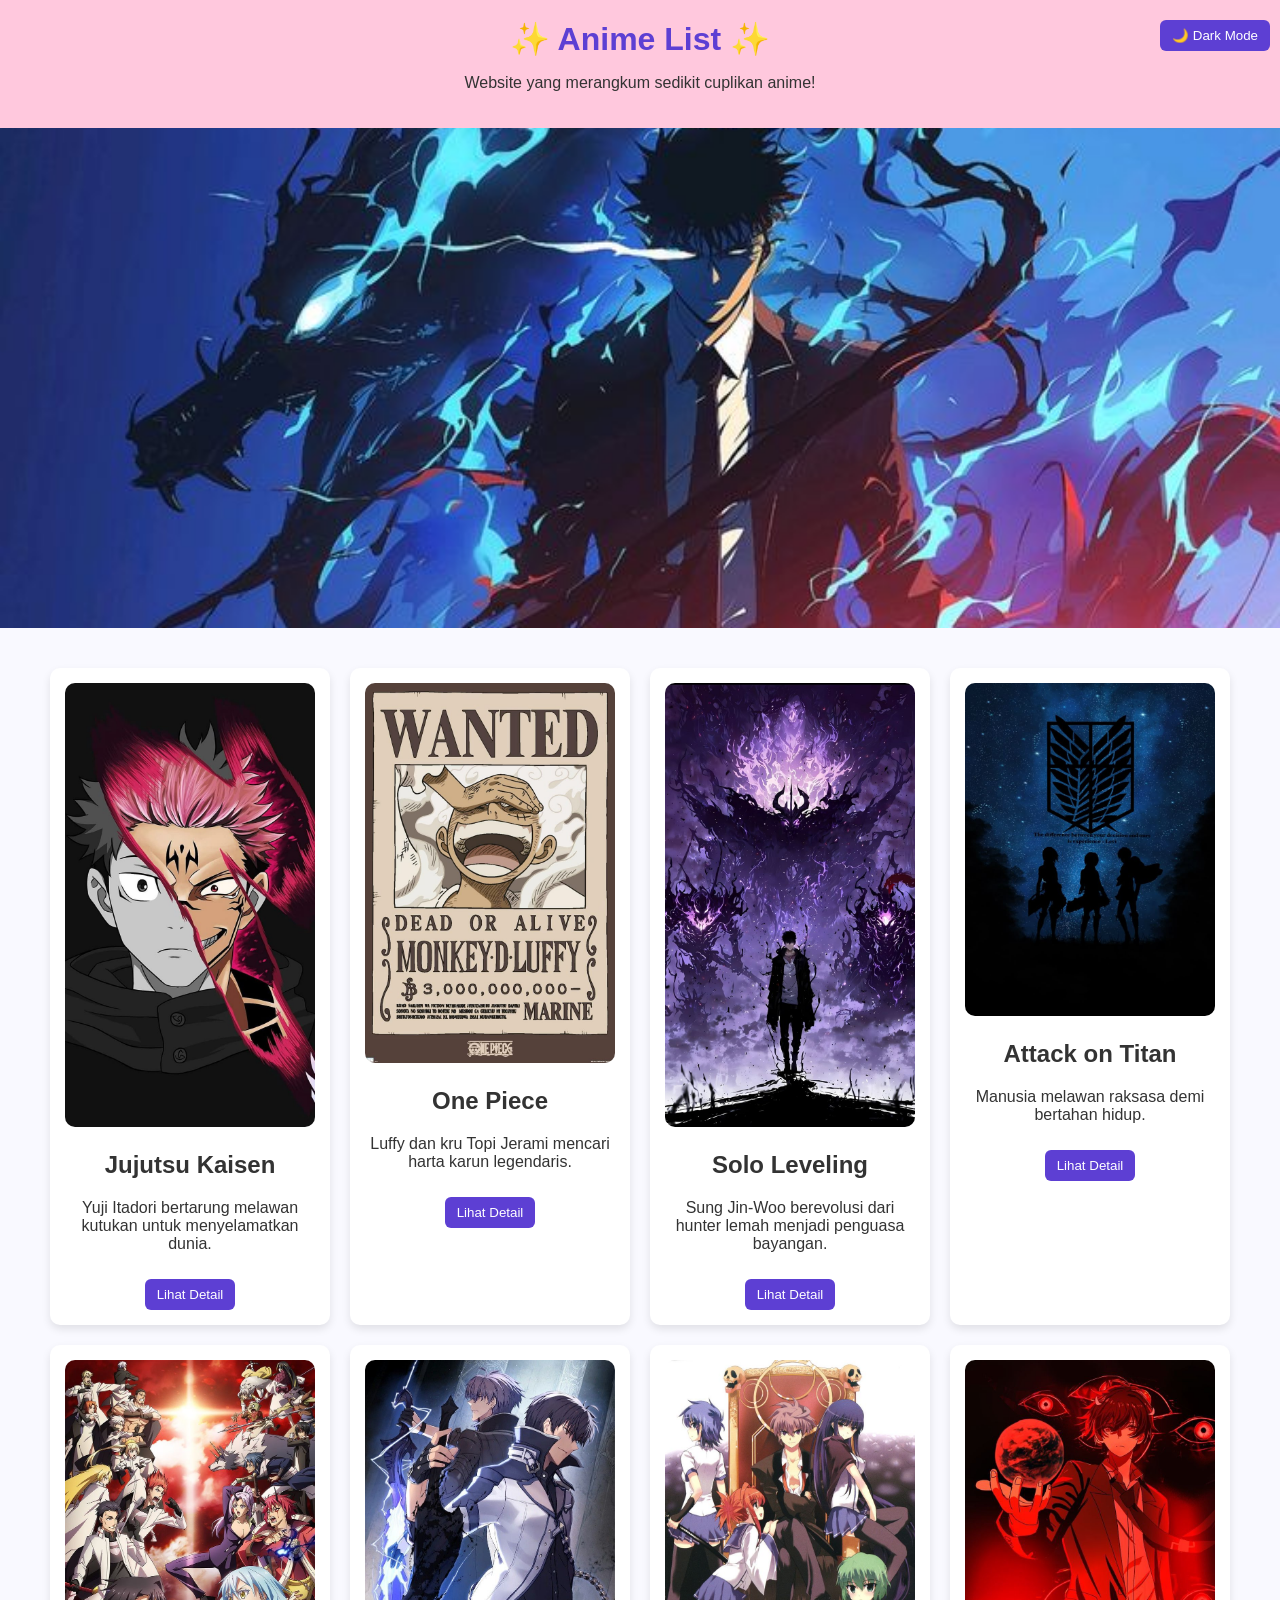
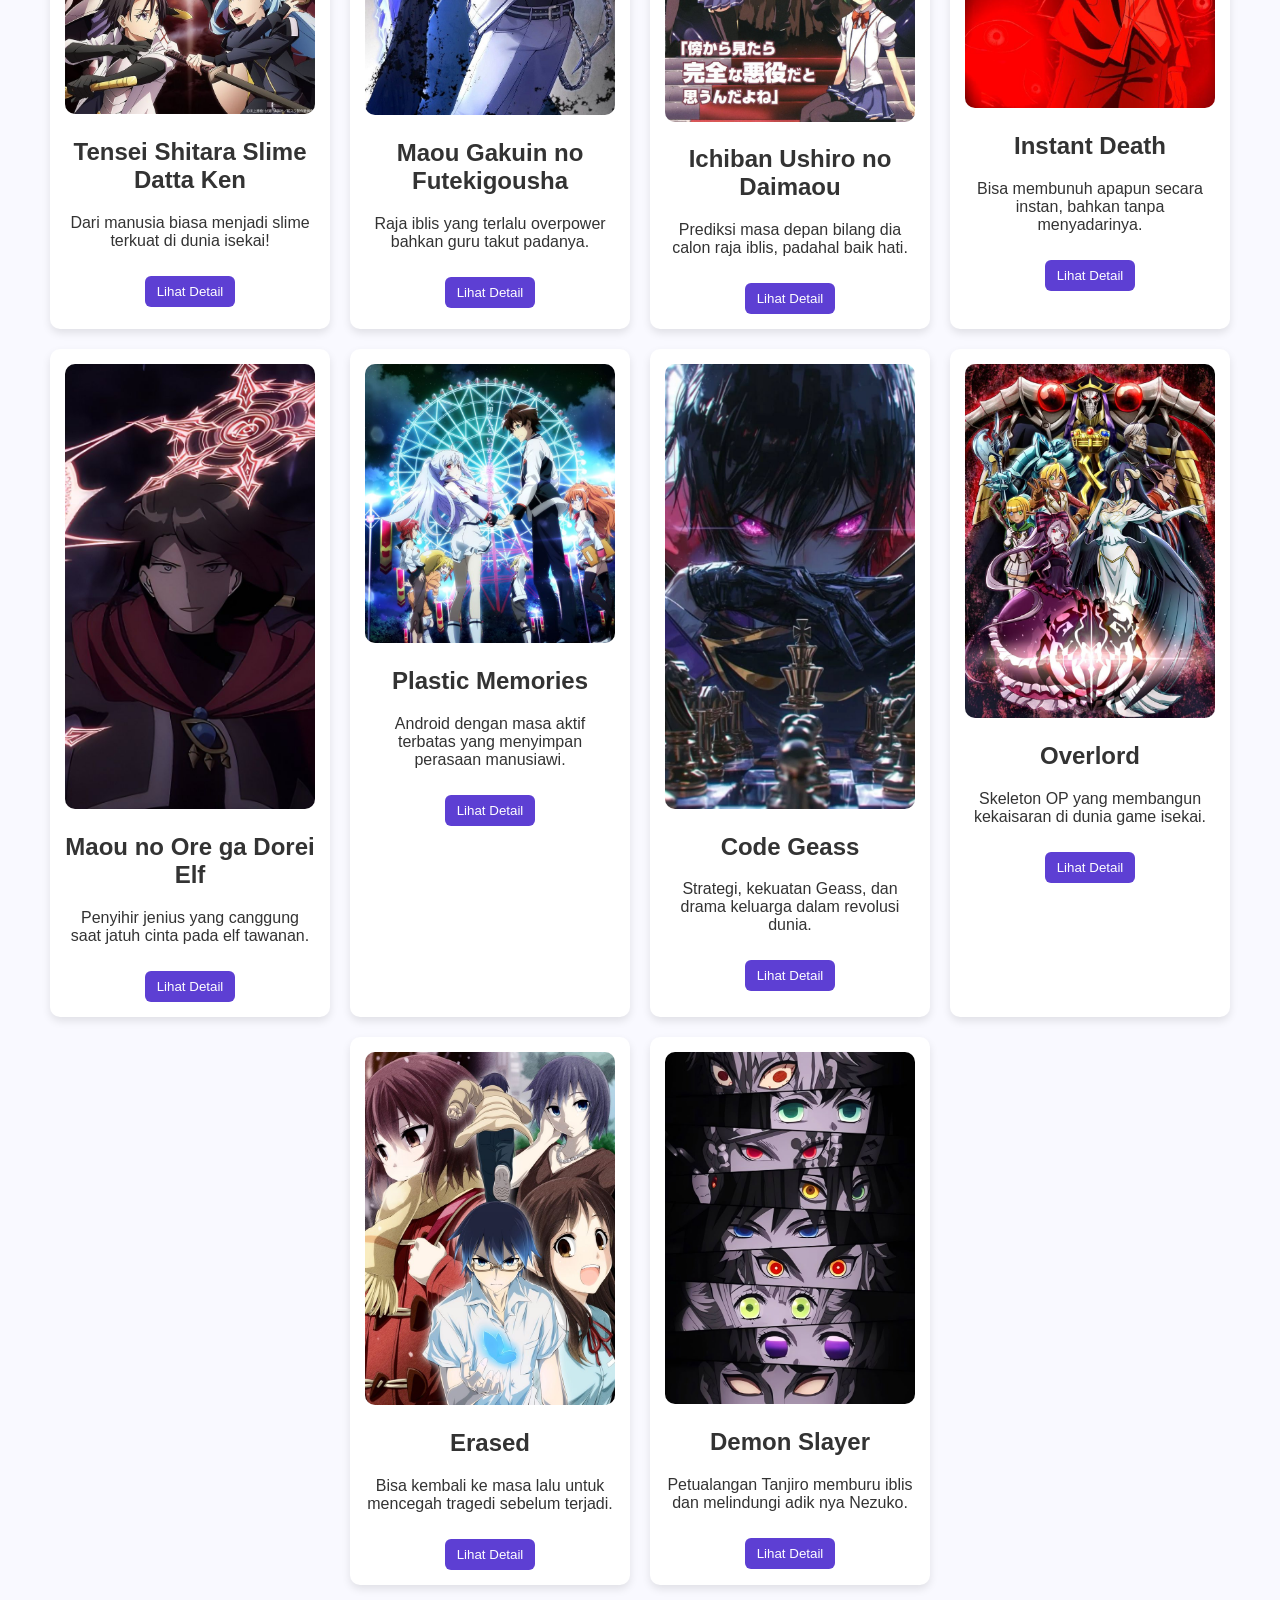
<file: index.html>
<!DOCTYPE html>
<html lang="id">
<head>
  <meta charset="UTF-8">
  <meta name="viewport" content="width=device-width, initial-scale=1.0">
  <title>Anime Favoritku</title>
  <link rel="stylesheet" href="style.css">
</head>
<body>
  <button id="darkToggle" onclick="toggleDarkMode()">🌙 Dark Mode</button>
  <header>
    <h1>✨ Anime List ✨</h1>
    <p>Website yang merangkum sedikit cuplikan anime!</p>
  </header>

  <!-- Hero Slider -->
  <section class="hero-slider">
    <div class="slider-container">
      <div class="slide fade">
        <img src="gambar/SUNG JINWOO 🥶🥶.jpg" alt="Solo Leveling 1">
      </div>
      <div class="slide fade">
        <img src="gambar/download (4).jpg" alt="Solo Leveling 2">
      </div>
      <div class="slide fade">
        <img src="gambar/Gege decifing to kill a fanfav character.jpg" alt="Jujutsu Kaisen">
      </div>
    </div>
  </section>

  <!-- Anime Cards -->
  <section class="anime-list">
    <div class="anime-card">
      <img src="gambar/download.jpg" alt="Jujutsu Kaisen">
      <h2>Jujutsu Kaisen</h2>
      <p>Yuji Itadori bertarung melawan kutukan untuk menyelamatkan dunia.</p>
      <a href="jujutsu.html"><button>Lihat Detail</button></a>
    </div>

    <div class="anime-card">
      <img src="gambar/Trends International One Piece - Monkey D Luffy Wanted Poster Wall Poster, 34L x 22_4W, Unframed Version.jpg" alt="One Piece">
      <h2>One Piece</h2>
      <p>Luffy dan kru Topi Jerami mencari harta karun legendaris.</p>
      <a href="onepice.html"><button>Lihat Detail</button></a>
    </div>

    <div class="anime-card">
      <img src="gambar/Solo Leveling Wallpapers – Free High-Quality 4K & HD Backgrounds.jpg" alt="Solo Leveling">
      <h2>Solo Leveling</h2>
      <p>Sung Jin-Woo berevolusi dari hunter lemah menjadi penguasa bayangan.</p>
      <a href="sololeveling.html"><button>Lihat Detail</button></a>
    </div>

    <div class="anime-card">
      <img src="gambar/aot.jpg" alt="Attack on Titan">
      <h2>Attack on Titan</h2>
      <p>Manusia melawan raksasa demi bertahan hidup.</p>
      <a href="aot.html"><button>Lihat Detail</button></a>
    </div>

    <div class="anime-card">
  <img src="gambar/If there are any problems, the movie will air no….jpg" alt="Rimuru">
  <h2>Tensei Shitara Slime Datta Ken</h2>
  <p>Dari manusia biasa menjadi slime terkuat di dunia isekai!</p>
  <a href="rimuru.html"><button>Lihat Detail</button></a>
</div>

<div class="anime-card">
  <img src="gambar/7982fadf-f09d-4cef-b653-a1be9fbe8d9b.jpg" alt="Anos Voldigoad">
  <h2>Maou Gakuin no Futekigousha</h2>
  <p>Raja iblis yang terlalu overpower bahkan guru takut padanya.</p>
  <a href="anos.html"><button>Lihat Detail</button></a>
</div>

<div class="anime-card">
  <img src="gambar/Ichiban Ushiro no Daimaou.jpg" alt="Sai Akuto">
  <h2>Ichiban Ushiro no Daimaou</h2>
  <p>Prediksi masa depan bilang dia calon raja iblis, padahal baik hati.</p>
  <a href="saiakuto.html"><button>Lihat Detail</button></a>
</div>

<div class="anime-card">
  <img src="gambar/ทาคาโตะ โยกิริ  Tier _ 1-B ที่มา _ Yogiri Takatou….jpg" alt="Takatou Yogiri">
  <h2>Instant Death</h2>
  <p>Bisa membunuh apapun secara instan, bahkan tanpa menyadarinya.</p>
  <a href="yogiri.html"><button>Lihat Detail</button></a>
</div>

<div class="anime-card">
  <img src="gambar/AnimeName _ Maou no Ore ga Dorei Elf wo Yome ni….jpg" alt="Zagan">
  <h2>Maou no Ore ga Dorei Elf</h2>
  <p>Penyihir jenius yang canggung saat jatuh cinta pada elf tawanan.</p>
  <a href="zagan.html"><button>Lihat Detail</button></a>
</div>

<div class="anime-card">
  <img src="gambar/memoir.jpg" alt="Isla">
  <h2>Plastic Memories</h2>
  <p>Android dengan masa aktif terbatas yang menyimpan perasaan manusiawi.</p>
  <a href="isla.html"><button>Lihat Detail</button></a>
</div>

<div class="anime-card">
  <img src="gambar/geass.jpg" alt="Lelouch">
  <h2>Code Geass</h2>
  <p>Strategi, kekuatan Geass, dan drama keluarga dalam revolusi dunia.</p>
  <a href="lelouch.html"><button>Lihat Detail</button></a>
</div>

<div class="anime-card">
  <img src="gambar/Владыка _ Overlord.jpg" alt="Ainz Ooal Gown">
  <h2>Overlord</h2>
  <p>Skeleton OP yang membangun kekaisaran di dunia game isekai.</p>
  <a href="ainz.html"><button>Lihat Detail</button></a>
</div>

<div class="anime-card">
  <img src="gambar/e.jpg" alt="Satoru Fujinuma">
  <h2>Erased</h2>
  <p>Bisa kembali ke masa lalu untuk mencegah tragedi sebelum terjadi.</p>
  <a href="fujinuma.html"><button>Lihat Detail</button></a>
</div>

    <div class="anime-card">
      <img src="gambar/dms.jpg" alt="Demon Slayer">
      <h2>Demon Slayer</h2>
      <p>Petualangan Tanjiro memburu iblis dan melindungi adik nya Nezuko.</p>
      <a href="demonslayer.html"><button>Lihat Detail</button></a>
    </div>
  </section>

  <!-- JavaScript -->
  <script src="script.js"></script>
</body>
</html>
</file>
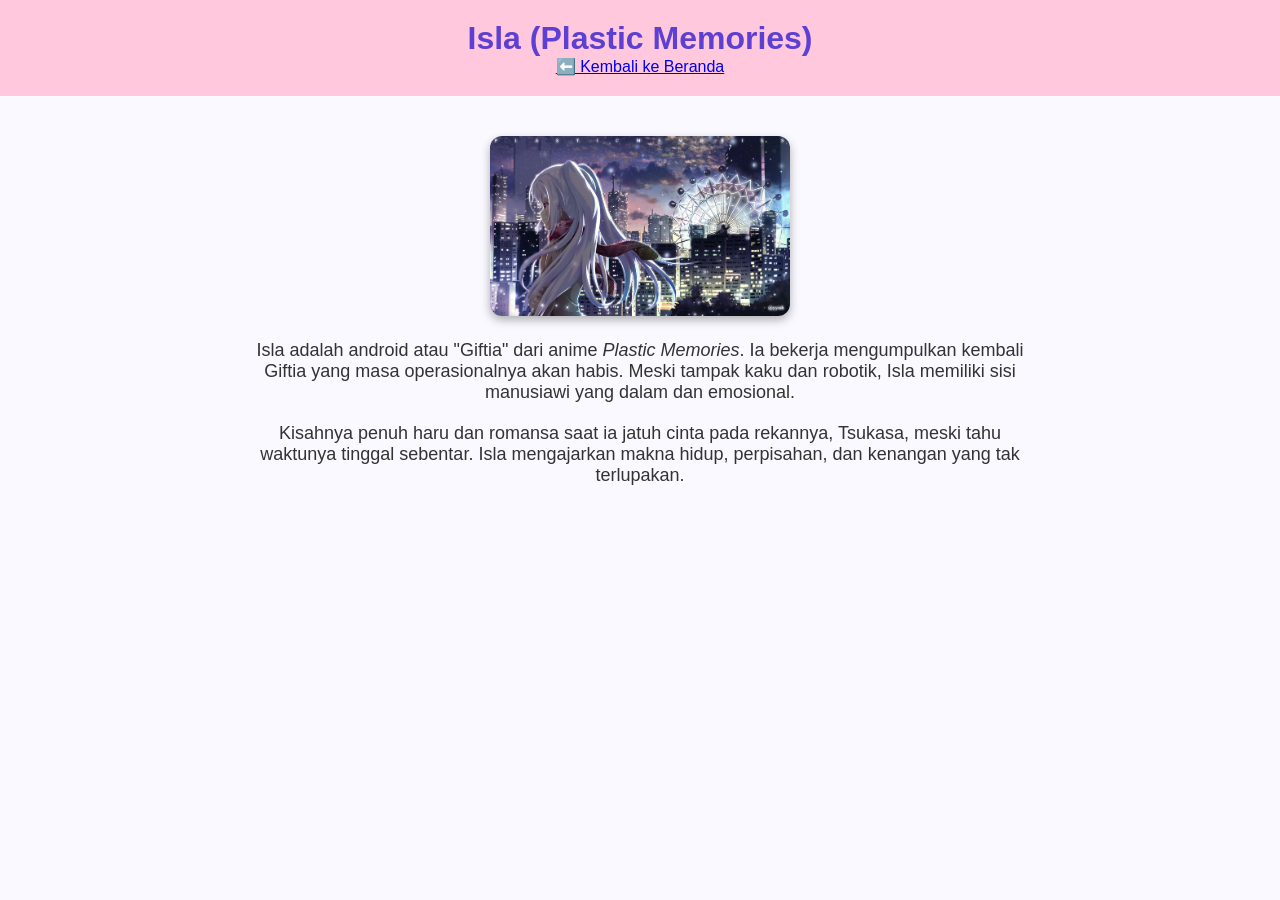
<file: isla.html>
<!DOCTYPE html>
<html lang="id">
<head>
  <meta charset="UTF-8">
  <title>Isla</title>
  <link rel="stylesheet" href="style.css">
</head>
<body>
  <header>
    <h1>Isla (Plastic Memories)</h1>
    <a href="index.html">⬅️ Kembali ke Beranda</a>
  </header>
  <section class="detail">
    <img src="gambar/plastic.jpg" alt="Isla">
    <p>Isla adalah android atau "Giftia" dari anime <em>Plastic Memories</em>. Ia bekerja mengumpulkan kembali Giftia yang masa operasionalnya akan habis. Meski tampak kaku dan robotik, Isla memiliki sisi manusiawi yang dalam dan emosional.</p>
    <p>Kisahnya penuh haru dan romansa saat ia jatuh cinta pada rekannya, Tsukasa, meski tahu waktunya tinggal sebentar. Isla mengajarkan makna hidup, perpisahan, dan kenangan yang tak terlupakan.</p>
  </section>
</body>
</html>
</file>
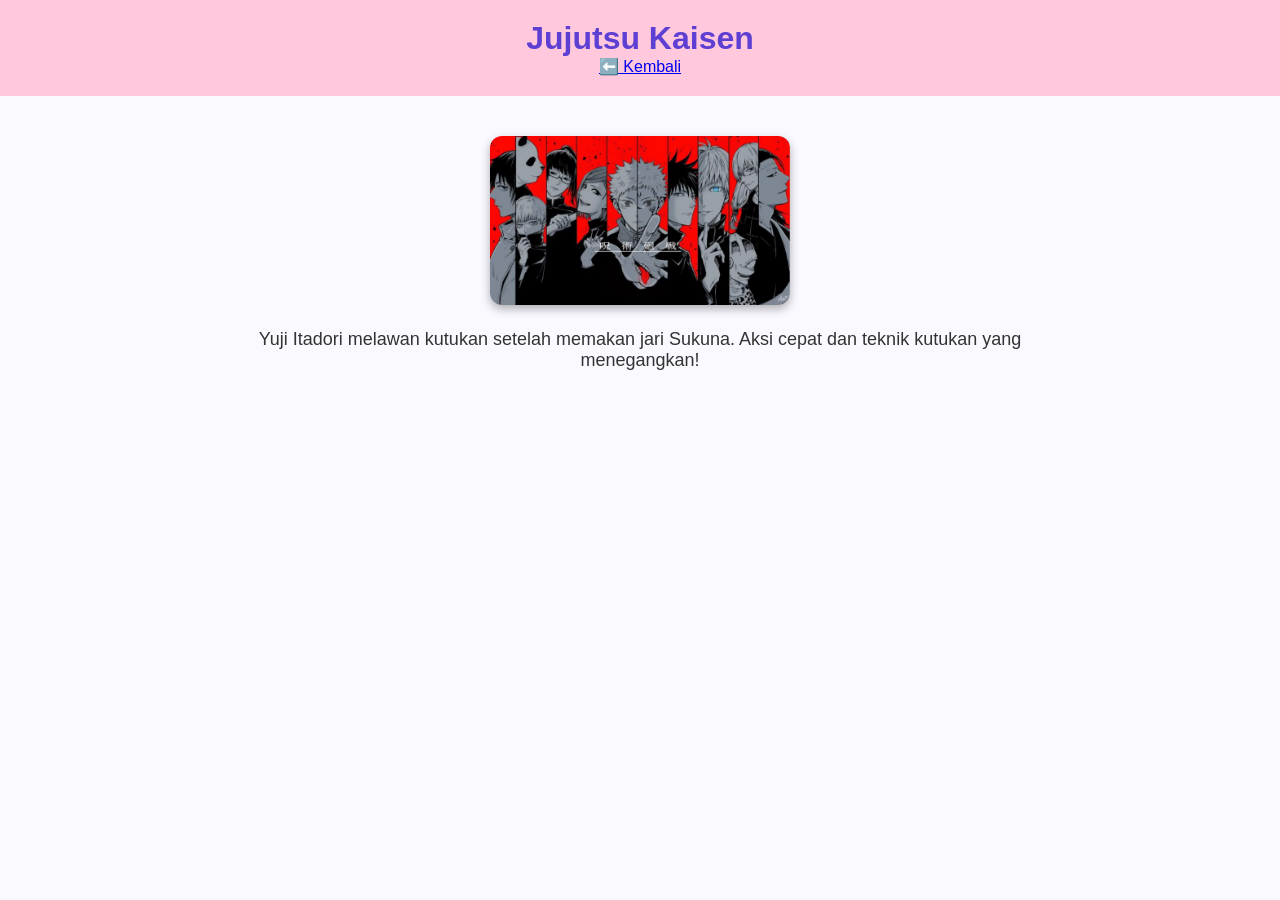
<file: jujutsu.html>
<!DOCTYPE html>
<html lang="id">
<head>
  <title>Jujutsu Kaisen</title>
  <link rel="stylesheet" href="style.css">
</head>
<body>
  <header>
    <h1>Jujutsu Kaisen</h1>
    <a href="index.html">⬅️ Kembali</a>
  </header>

  <section class="detail">
    <img src="gambar/wallpaperflare_com_wallpaper.jpg" alt="Jujutsu Kaisen">
    <p>Yuji Itadori melawan kutukan setelah memakan jari Sukuna. Aksi cepat dan teknik kutukan yang menegangkan!</p>
  </section>
</body>
</html>
</file>
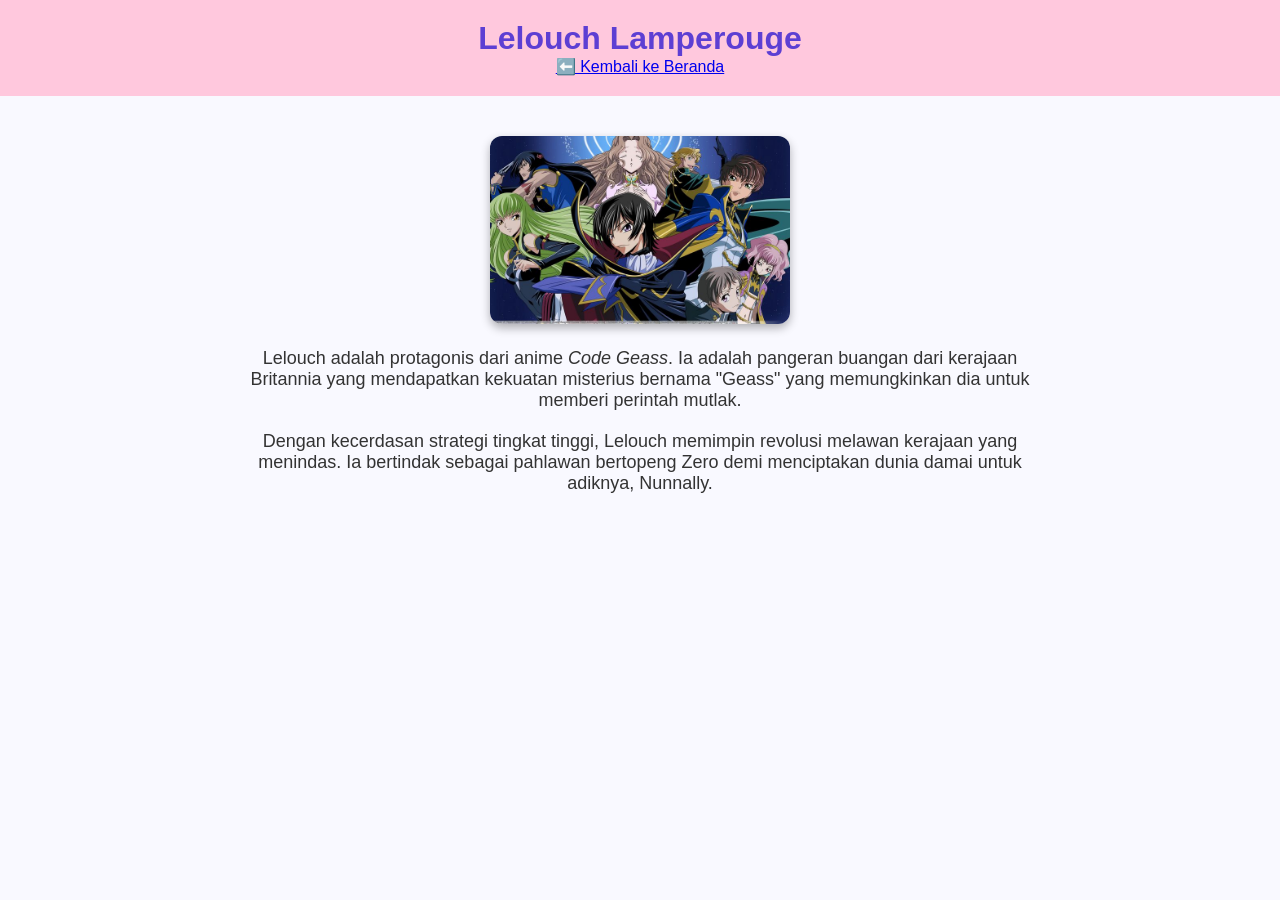
<file: lelouch.html>
<!DOCTYPE html>
<html lang="id">
<head>
  <meta charset="UTF-8">
  <title>Lelouch Lamperouge</title>
  <link rel="stylesheet" href="style.css">
</head>
<body>
  <header>
    <h1>Lelouch Lamperouge</h1>
    <a href="index.html">⬅️ Kembali ke Beranda</a>
  </header>
  <section class="detail">
    <img src="gambar/Code Geass Hangyaku no Lelouch_.jpg" alt="Lelouch">
    <p>Lelouch adalah protagonis dari anime <em>Code Geass</em>. Ia adalah pangeran buangan dari kerajaan Britannia yang mendapatkan kekuatan misterius bernama "Geass" yang memungkinkan dia untuk memberi perintah mutlak.</p>
    <p>Dengan kecerdasan strategi tingkat tinggi, Lelouch memimpin revolusi melawan kerajaan yang menindas. Ia bertindak sebagai pahlawan bertopeng Zero demi menciptakan dunia damai untuk adiknya, Nunnally.</p>
  </section>
</body>
</html>
</file>
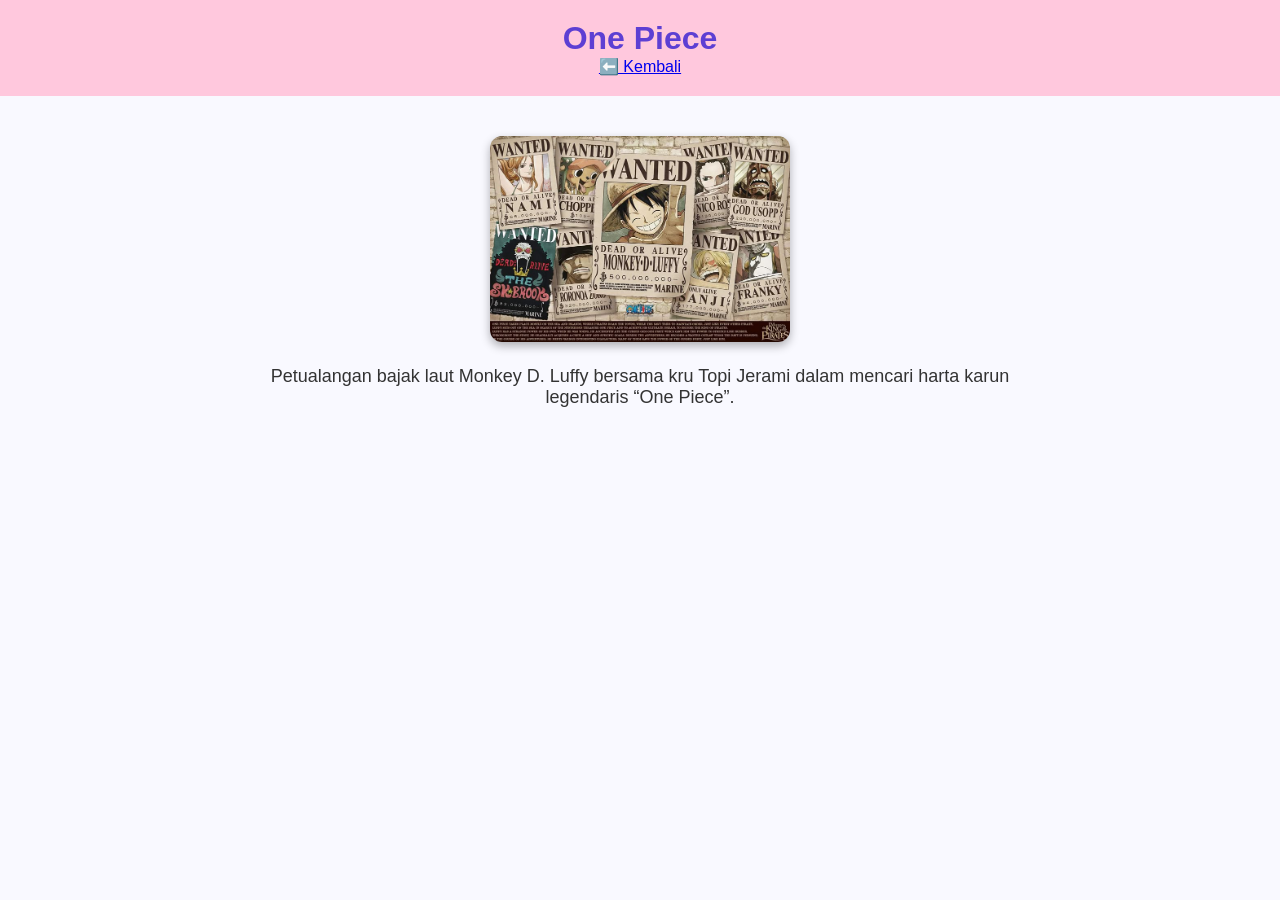
<file: onepice.html>
<!DOCTYPE html>
<html lang="id">
<head>
  <title>One Piece</title>
  <link rel="stylesheet" href="style.css">
</head>
<body>
  <header>
    <h1>One Piece</h1>
    <a href="index.html">⬅️ Kembali</a>
  </header>

  <section class="detail">
    <img src="gambar/download (1).jpg" alt="One Piece">
    <p>Petualangan bajak laut Monkey D. Luffy bersama kru Topi Jerami dalam mencari harta karun legendaris “One Piece”.</p>
  </section>
</body>
</html>
</file>
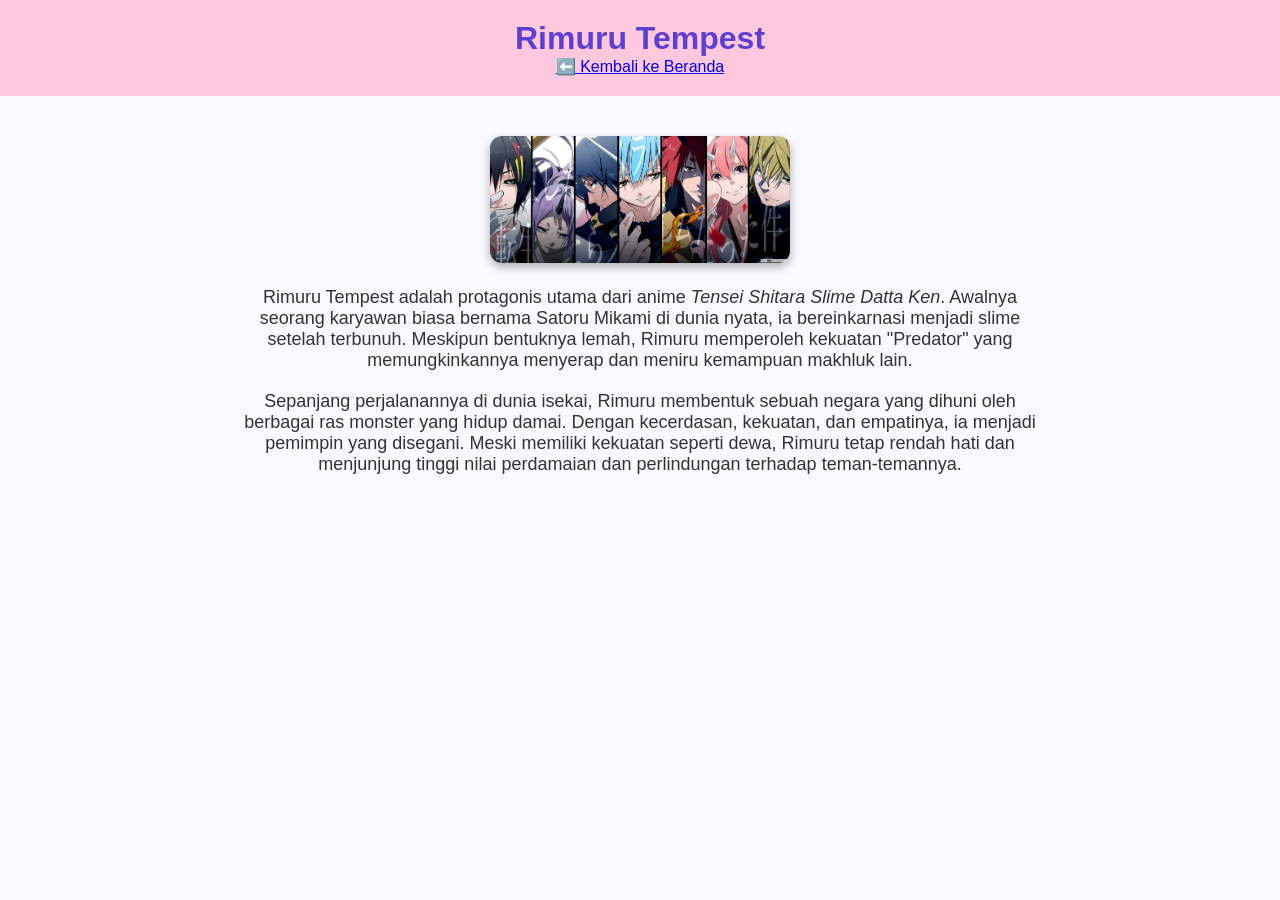
<file: rimuru.html>
<!DOCTYPE html>
<html lang="id">
<head>
  <meta charset="UTF-8">
  <title>Rimuru Tempest</title>
  <link rel="stylesheet" href="style.css">
</head>
<body>
  <header>
    <h1>Rimuru Tempest</h1>
    <a href="index.html">⬅️ Kembali ke Beranda</a>
  </header>
  <section class="detail">
    <img src="gambar/download (5).jpg" alt="Rimuru">
    <p>Rimuru Tempest adalah protagonis utama dari anime <em>Tensei Shitara Slime Datta Ken</em>. Awalnya seorang karyawan biasa bernama Satoru Mikami di dunia nyata, ia bereinkarnasi menjadi slime setelah terbunuh. Meskipun bentuknya lemah, Rimuru memperoleh kekuatan "Predator" yang memungkinkannya menyerap dan meniru kemampuan makhluk lain.</p>
    <p>Sepanjang perjalanannya di dunia isekai, Rimuru membentuk sebuah negara yang dihuni oleh berbagai ras monster yang hidup damai. Dengan kecerdasan, kekuatan, dan empatinya, ia menjadi pemimpin yang disegani. Meski memiliki kekuatan seperti dewa, Rimuru tetap rendah hati dan menjunjung tinggi nilai perdamaian dan perlindungan terhadap teman-temannya.</p>
  </section>
</body>
</html>
</file>
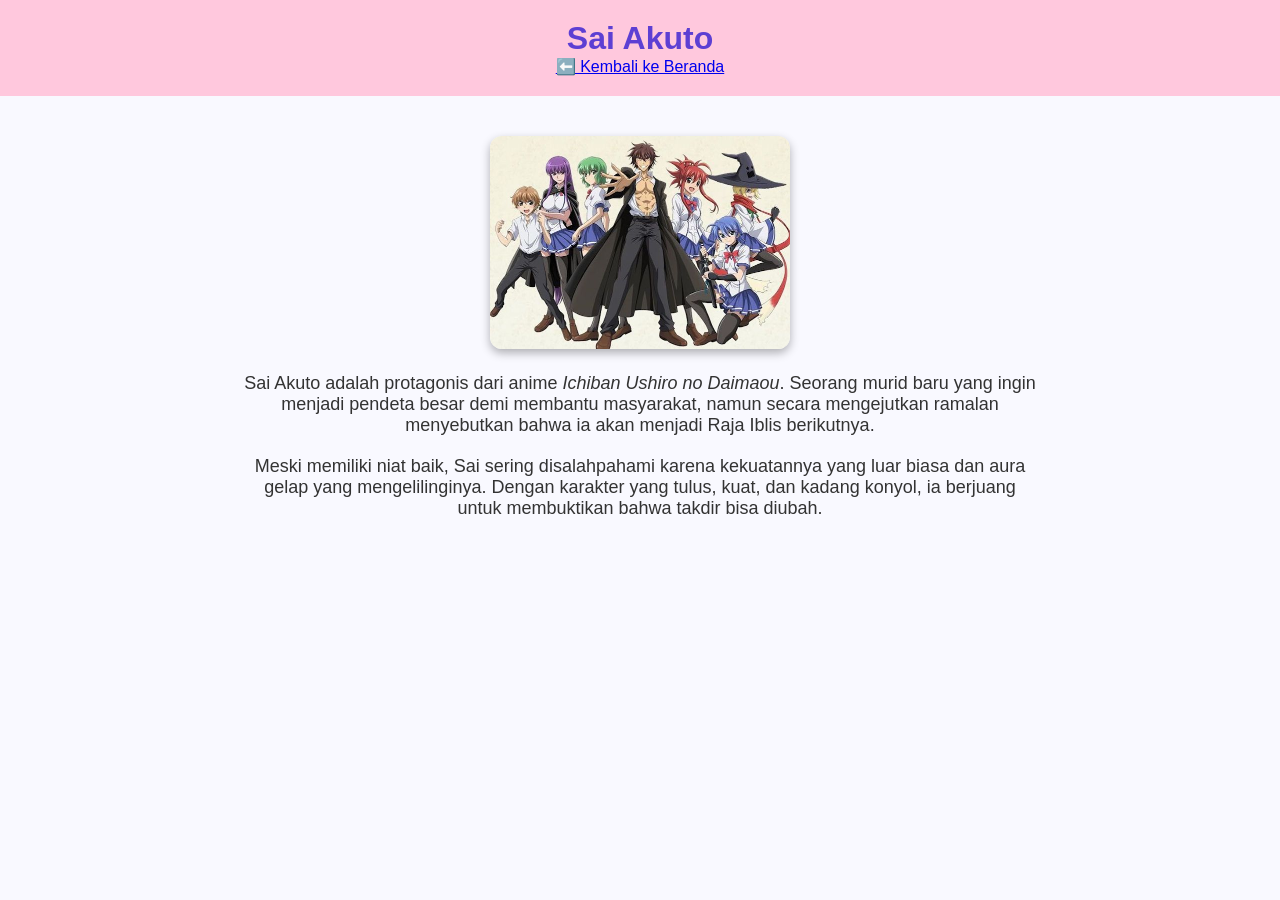
<file: saiakuto.html>
<!DOCTYPE html>
<html lang="id">
<head>
  <meta charset="UTF-8">
  <title>Sai Akuto</title>
  <link rel="stylesheet" href="style.css">
</head>
<body>
  <header>
    <h1>Sai Akuto</h1>
    <a href="index.html">⬅️ Kembali ke Beranda</a>
  </header>
  <section class="detail">
    <img src="gambar/Ichiban Ushiro no Daimaou (1).jpg" alt="Sai Akuto">
    <p>Sai Akuto adalah protagonis dari anime <em>Ichiban Ushiro no Daimaou</em>. Seorang murid baru yang ingin menjadi pendeta besar demi membantu masyarakat, namun secara mengejutkan ramalan menyebutkan bahwa ia akan menjadi Raja Iblis berikutnya.</p>
    <p>Meski memiliki niat baik, Sai sering disalahpahami karena kekuatannya yang luar biasa dan aura gelap yang mengelilinginya. Dengan karakter yang tulus, kuat, dan kadang konyol, ia berjuang untuk membuktikan bahwa takdir bisa diubah.</p>
  </section>
</body>
</html>
</file>
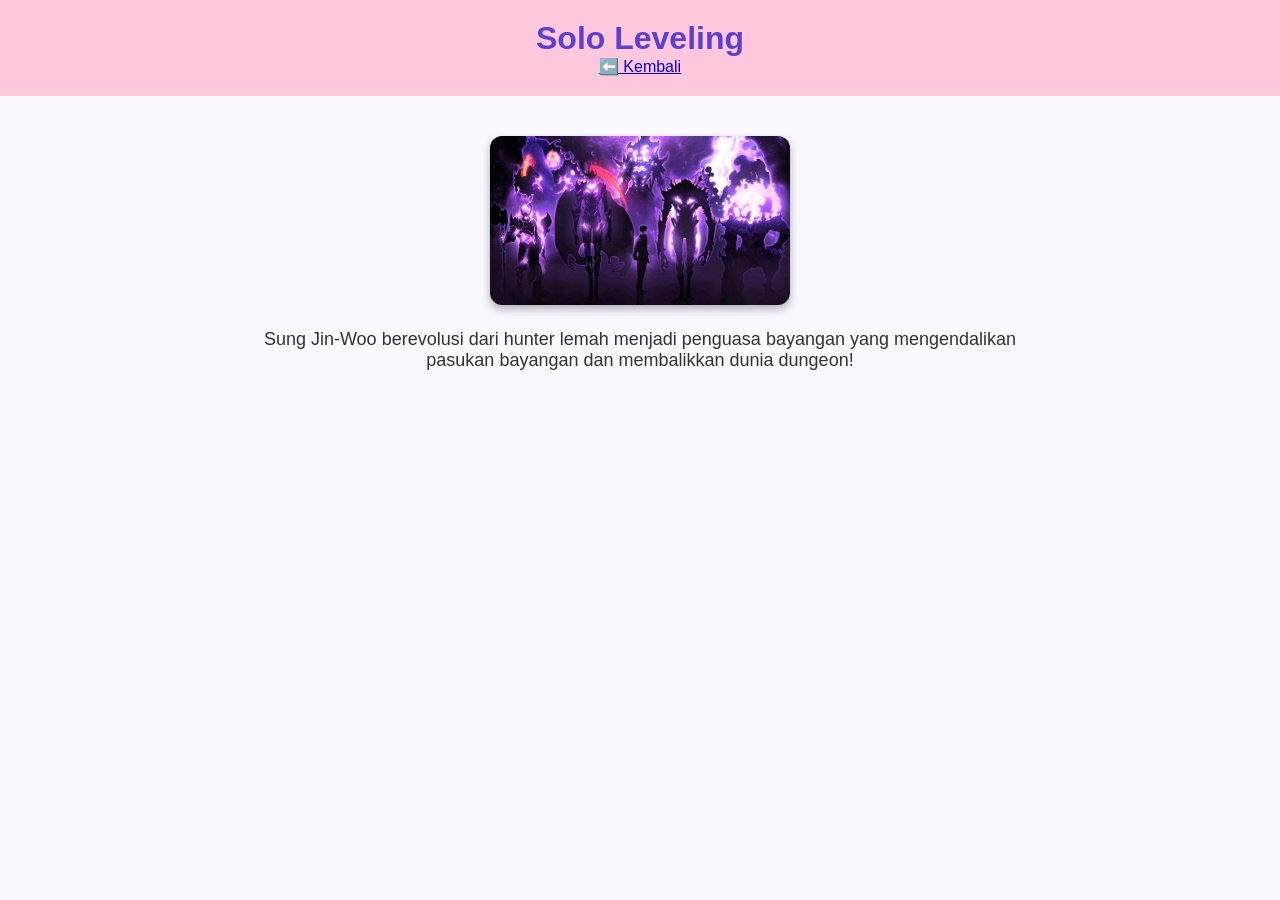
<file: sololeveling.html>
<!DOCTYPE html>
<html lang="id">
<head>
  <title>Solo Leveling</title>
  <link rel="stylesheet" href="style.css">
</head>
<body>
  <header>
    <h1>Solo Leveling</h1>
    <a href="index.html">⬅️ Kembali</a>
  </header>

  <section class="detail">
    <img src="gambar/download (2).jpg" alt="Solo Leveling">
    <p>Sung Jin-Woo berevolusi dari hunter lemah menjadi penguasa bayangan yang mengendalikan pasukan bayangan dan membalikkan dunia dungeon!</p>
  </section>
</body>
</html>
</file>
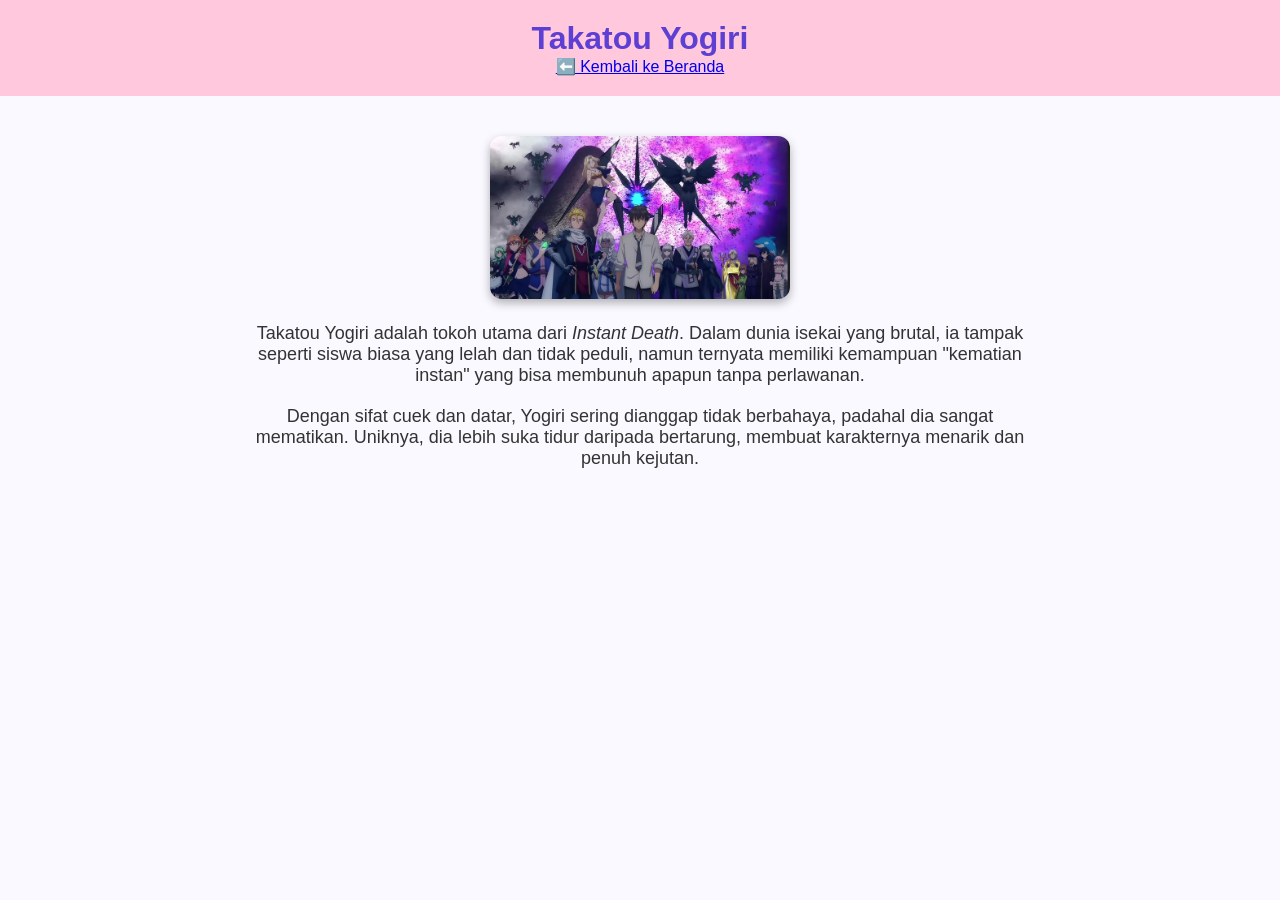
<file: yogiri.html>
<!DOCTYPE html>
<html lang="id">
<head>
  <meta charset="UTF-8">
  <title>Takatou Yogiri</title>
  <link rel="stylesheet" href="style.css">
</head>
<body>
  <header>
    <h1>Takatou Yogiri</h1>
    <a href="index.html">⬅️ Kembali ke Beranda</a>
  </header>
  <section class="detail">
    <img src="gambar/My Instant Death Ability Is So Overpowered,.jpg" alt="Takatou Yogiri">
    <p>Takatou Yogiri adalah tokoh utama dari <em>Instant Death</em>. Dalam dunia isekai yang brutal, ia tampak seperti siswa biasa yang lelah dan tidak peduli, namun ternyata memiliki kemampuan "kematian instan" yang bisa membunuh apapun tanpa perlawanan.</p>
    <p>Dengan sifat cuek dan datar, Yogiri sering dianggap tidak berbahaya, padahal dia sangat mematikan. Uniknya, dia lebih suka tidur daripada bertarung, membuat karakternya menarik dan penuh kejutan.</p>
  </section>
</body>
</html>
</file>
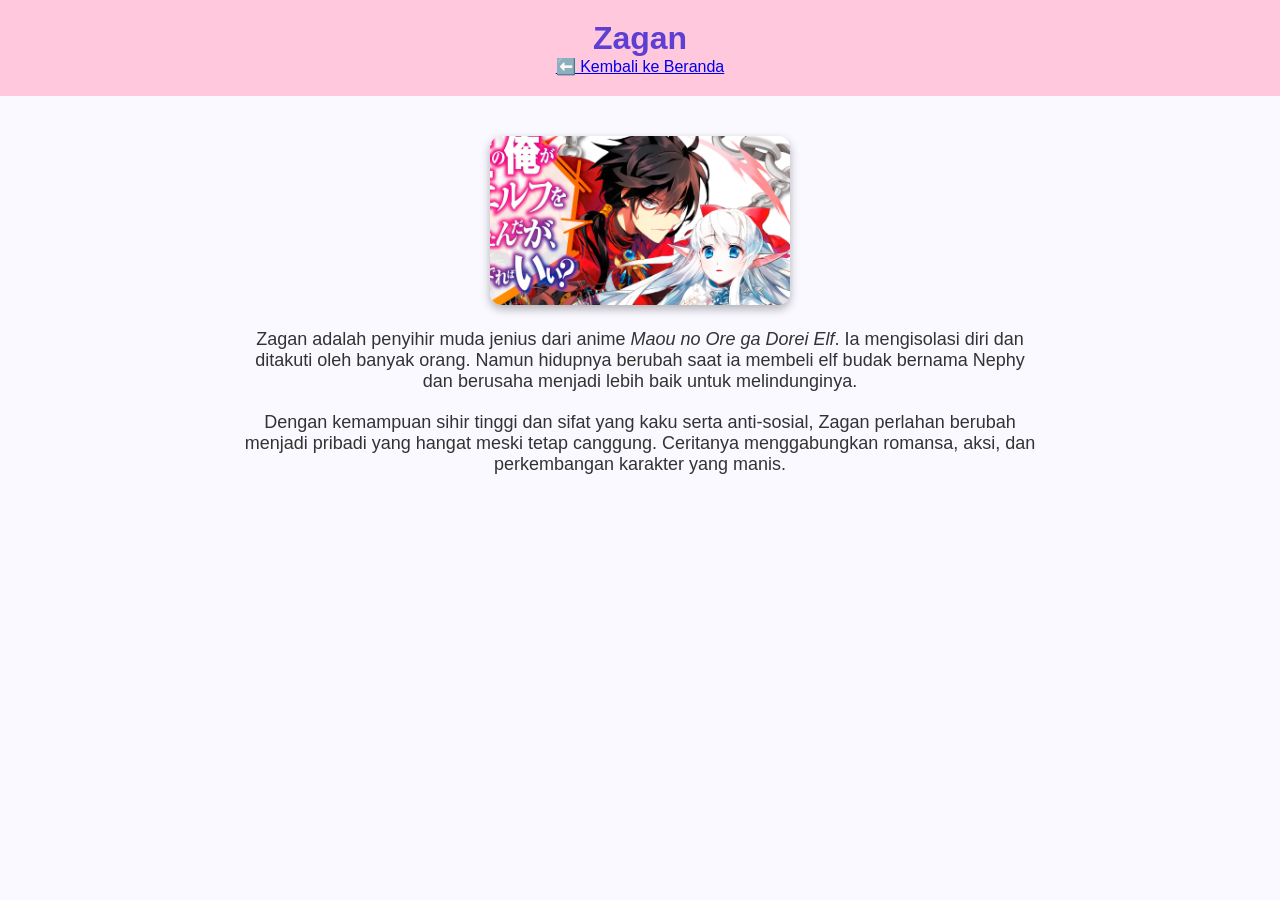
<file: zagan.html>
<!DOCTYPE html>
<html lang="id">
<head>
  <meta charset="UTF-8">
  <title>Zagan</title>
  <link rel="stylesheet" href="style.css">
</head>
<body>
  <header>
    <h1>Zagan</h1>
    <a href="index.html">⬅️ Kembali ke Beranda</a>
  </header>
  <section class="detail">
    <img src="gambar/Maou-no-Ore-ga-Dorei-Elf-wo-Yome-ni-Shitanda-ga-Dou-Medereba-Ii-Sub-Indo2.jpg" alt="Zagan">
    <p>Zagan adalah penyihir muda jenius dari anime <em>Maou no Ore ga Dorei Elf</em>. Ia mengisolasi diri dan ditakuti oleh banyak orang. Namun hidupnya berubah saat ia membeli elf budak bernama Nephy dan berusaha menjadi lebih baik untuk melindunginya.</p>
    <p>Dengan kemampuan sihir tinggi dan sifat yang kaku serta anti-sosial, Zagan perlahan berubah menjadi pribadi yang hangat meski tetap canggung. Ceritanya menggabungkan romansa, aksi, dan perkembangan karakter yang manis.</p>
  </section>
</body>
</html>
</file>
<file: style.css>
body {
    font-family:'Segeo UI', sans-serif;
    background-color: #f9f9ff;
    color: #333;
    margin: 0;
    padding: 0;
}

header {
    background-color: #ffc8dd;
    padding: 20px;
    text-align: center;
}

h1 {
    margin: 0;
    font-size: 2em;
    color: #5d3fd3;
}

.anime-list {
    display: flex;
    flex-wrap: wrap;
    justify-content: center;
    margin: 20px;
    gap: 20px;
}

.anime-card {
    background-color: white;
    border-radius: 10px;
    box-shadow: 0 4px 8px rgba(0,0,0,0.1);
    width: 250px;
    padding: 15px;
    text-align: center;
}

.anime-card img {
    width: 100%;
    border-radius: 10px;
}

button {
    margin-top: 10px;
    background-color: #5d3fd3;
    color: white;
    border: none;
    padding: 8px 12px;
    border-radius: 6px;
    cursor: pointer;
}

button:hover {
    background-color: #4b2fb2;
}

.anime-gallery {
  margin: 40px 20px;
  text-align: center;
}

.anime-gallery h2 {
  color: #5d3fd3;
  margin-bottom: 20px;
}

.gallery-grid {
  display: grid;
  grid-template-columns: repeat(auto-fit, minmax(220px, 1fr));
  gap: 15px;
  max-width: 1000px;
  margin: 0 auto;
}

.gallery-grid img {
  width: 100%;
  height: auto;
  border-radius: 12px;
  box-shadow: 0 4px 8px rgba(0,0,0,0.2);
  transition: transform 0.3s;
}

.gallery-grid img:hover {
  transform: scale(1.05);
}

/* Dark Mode Style */
body.dark {
  background-color: #1f1f1f;
  color: #f0f0f0;
}

body.dark header {
  background-color: #333;
}

body.dark .anime-card {
  background-color: #2b2b2b;
  color: white;
}

body.dark button {
  background-color: #888;
}

#darkToggle {
  position: fixed;
  top: 10px;
  right: 10px;
  z-index: 99;
  padding: 8px 12px;
  background-color: #5d3fd3;
  color: white;
  border: none;
  border-radius: 6px;
}

.detail {
  max-width: 800px;
  margin: 40px auto;
  text-align: center;
}

.detail img {
  width: 300px;
  border-radius: 12px;
  box-shadow: 0 4px 10px rgba(0,0,0,0.3);
}

.detail p {
  margin-top: 20px;
  font-size: 18px;
}

.hero-slider {
  width: 100%;
  max-height: 500px;
  overflow: hidden;
  margin-bottom: 40px;
}

.slider-container {
  position: relative;
  width: 100%;
}

.slide {
  display: none;
  width: 100%;
  text-align: center;
}

.slide img {
  width: 100%;
  height: auto;
  max-height: 500px;
  object-fit: cover;
  border-radius: 0;
}

/* Optional fade effect */
.fade {
  animation-name: fade;
  animation-duration: 1.5s;
}

@keyframes fade {
  from {opacity: .4} 
  to {opacity: 1}
}
</file>
